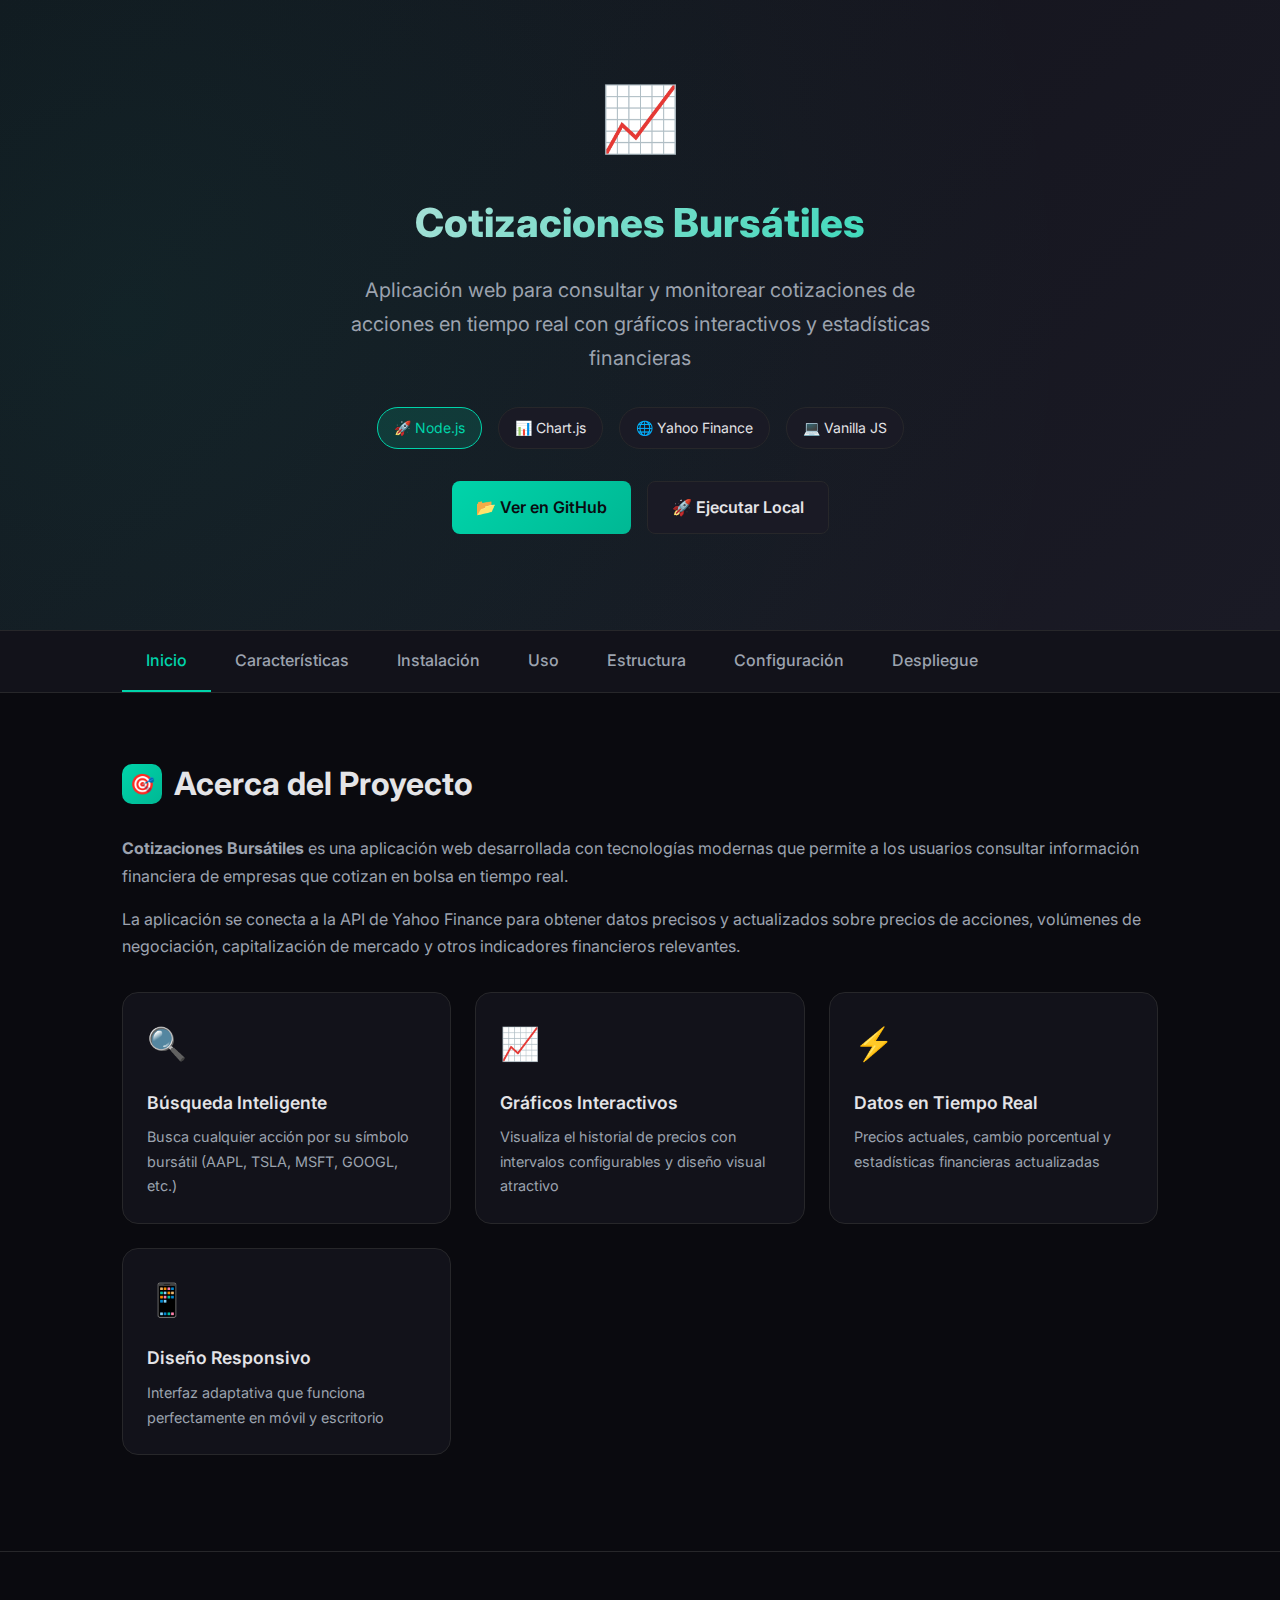
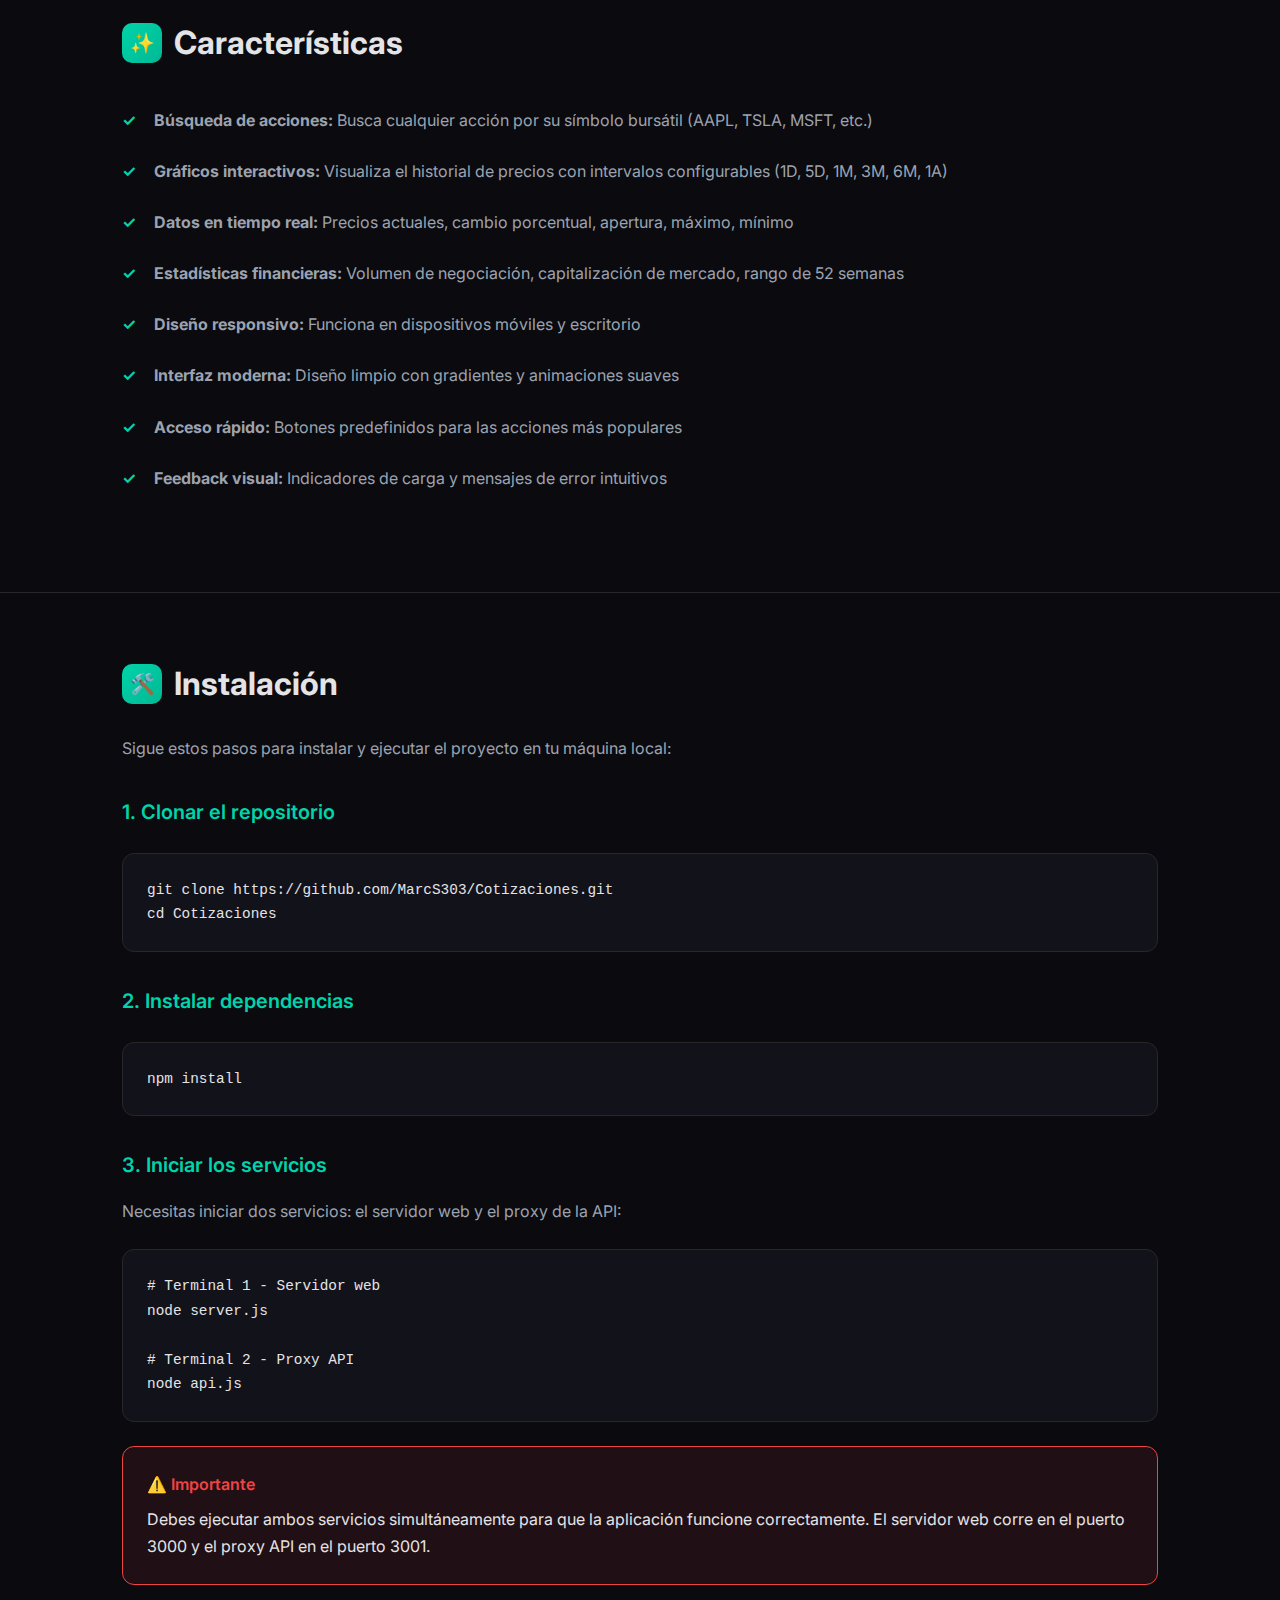
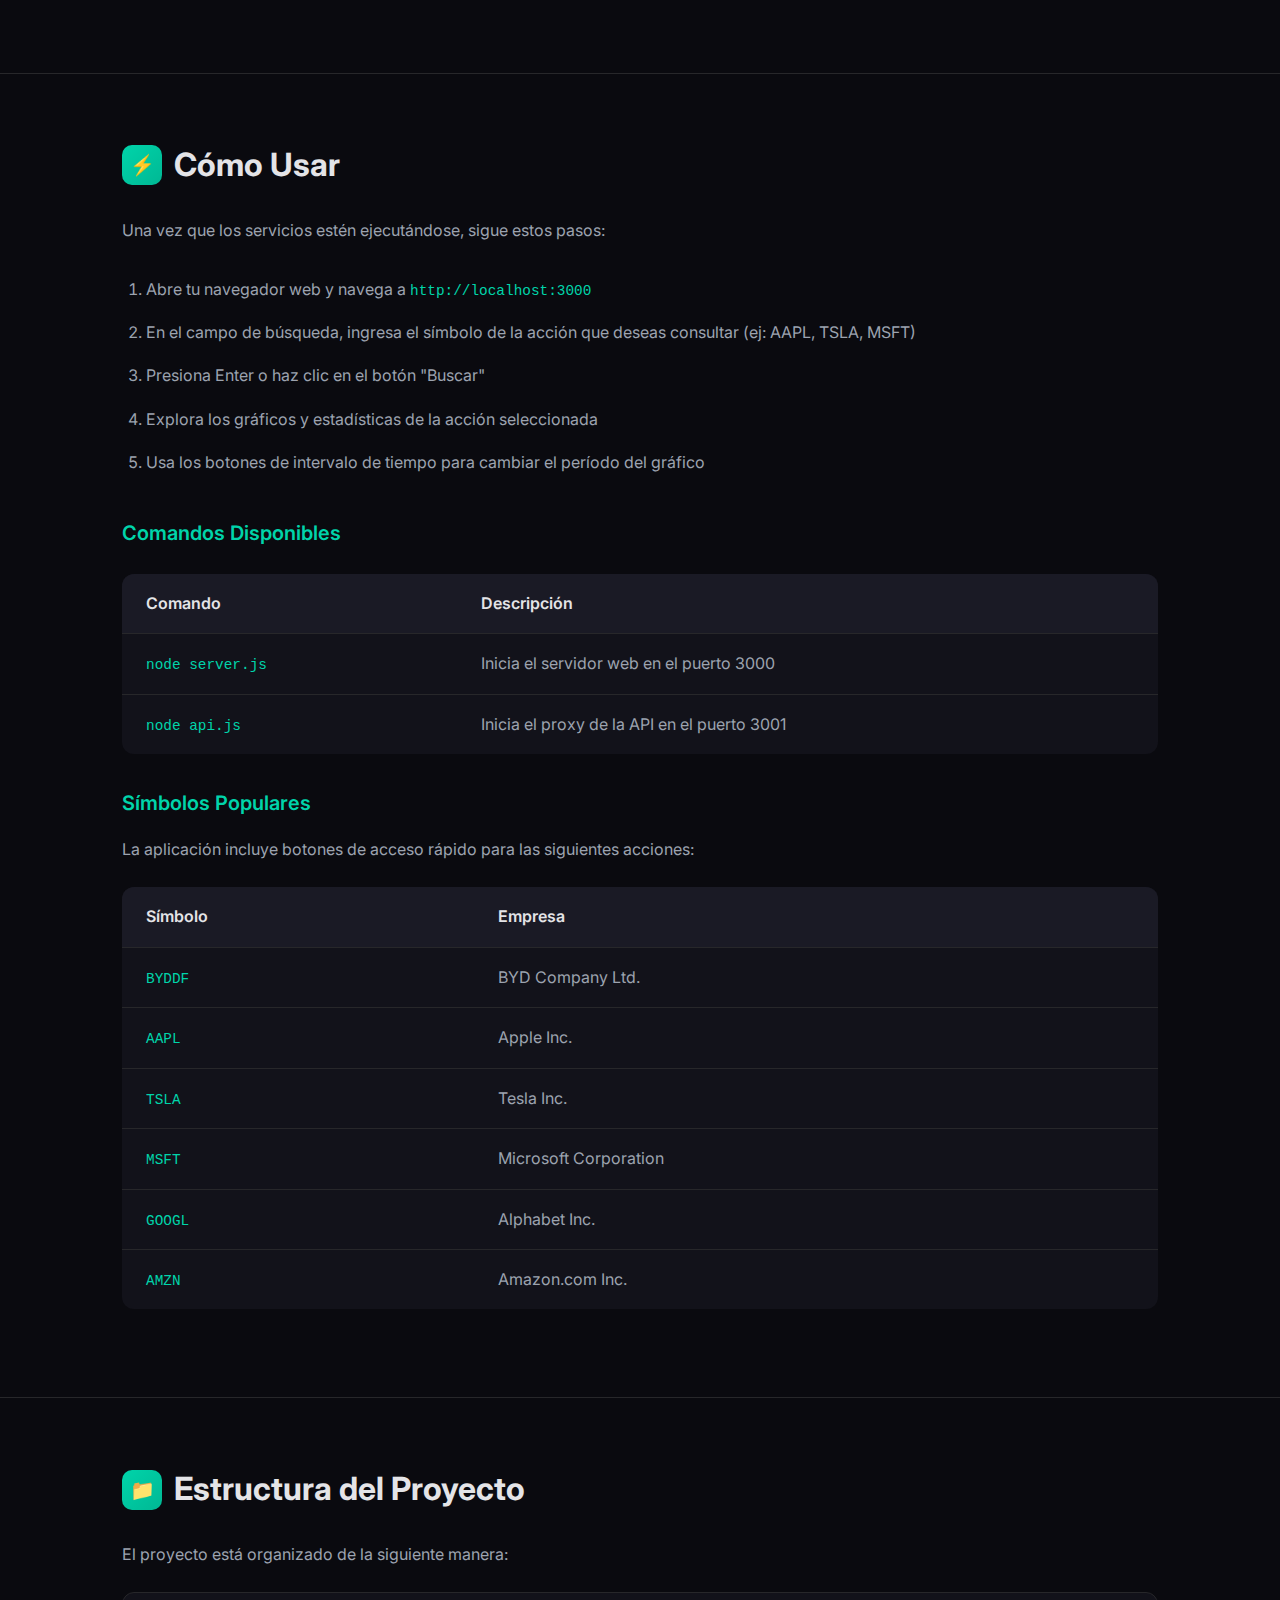
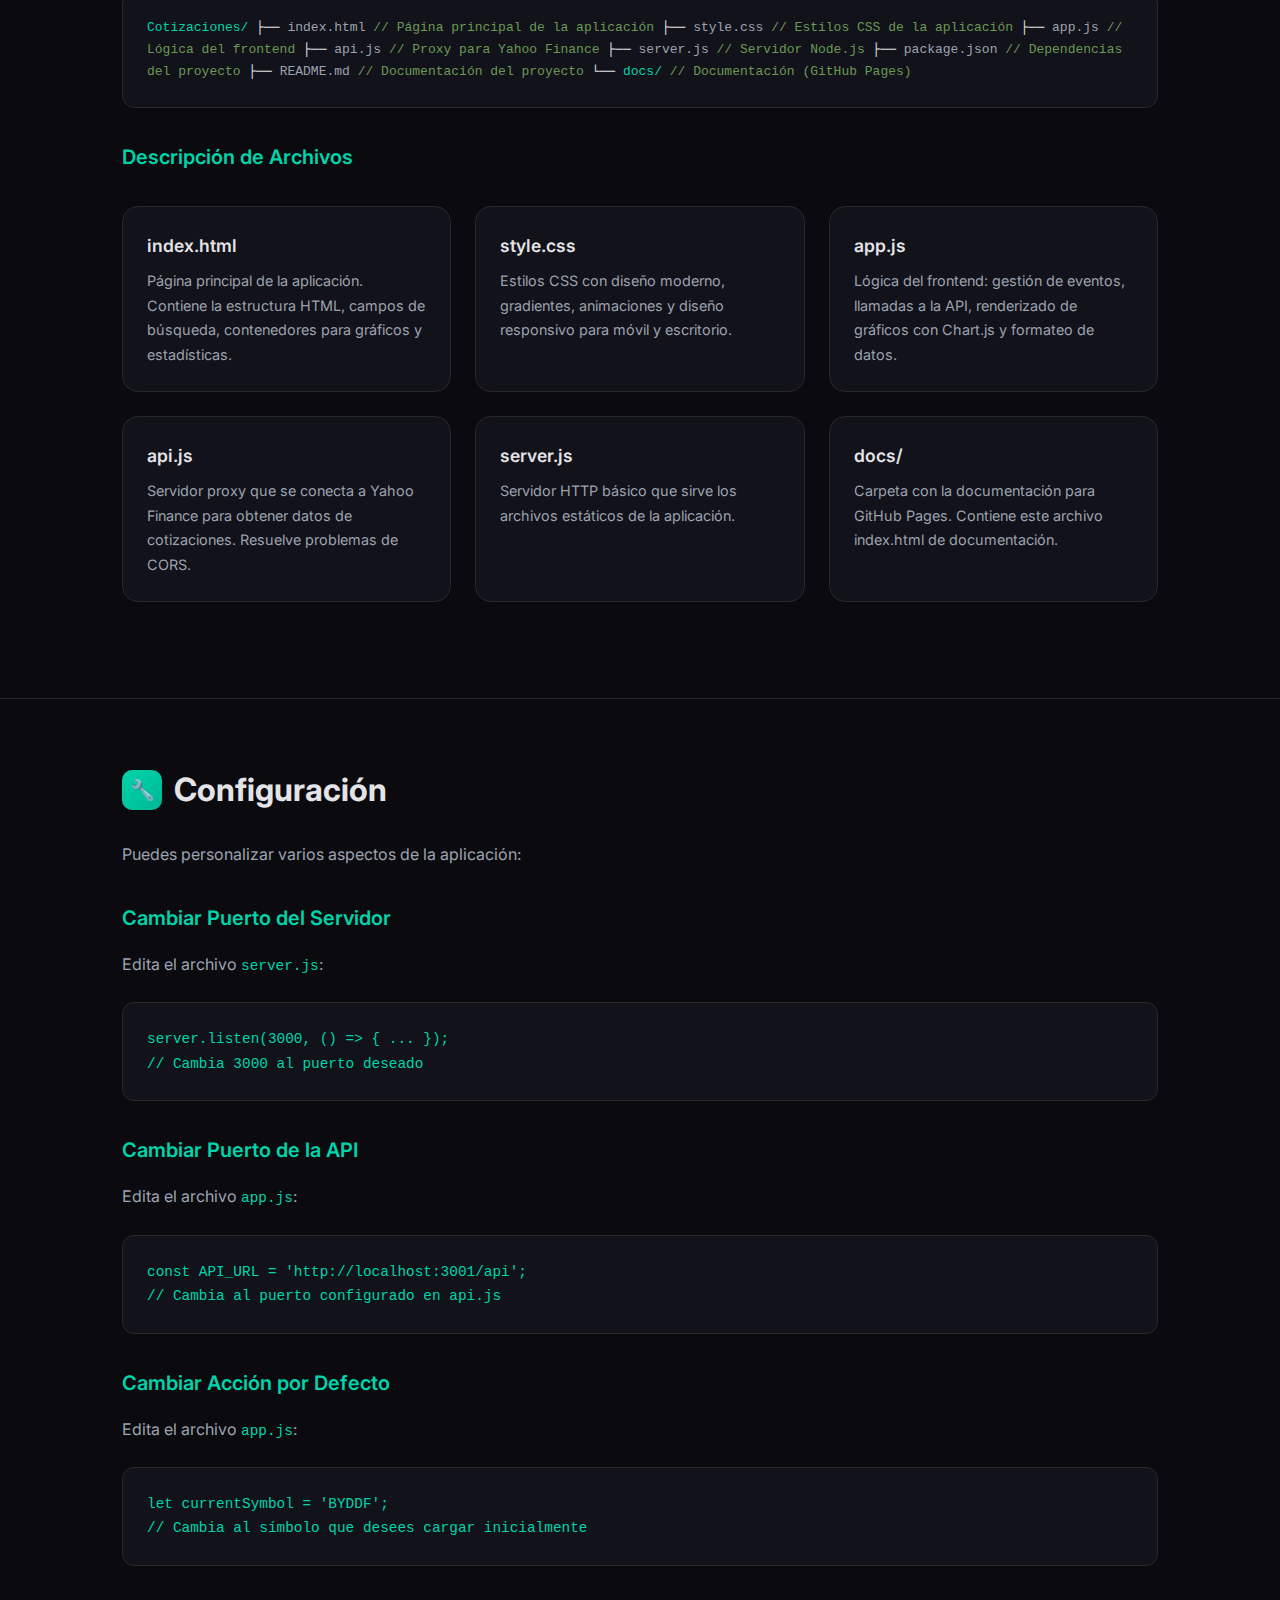
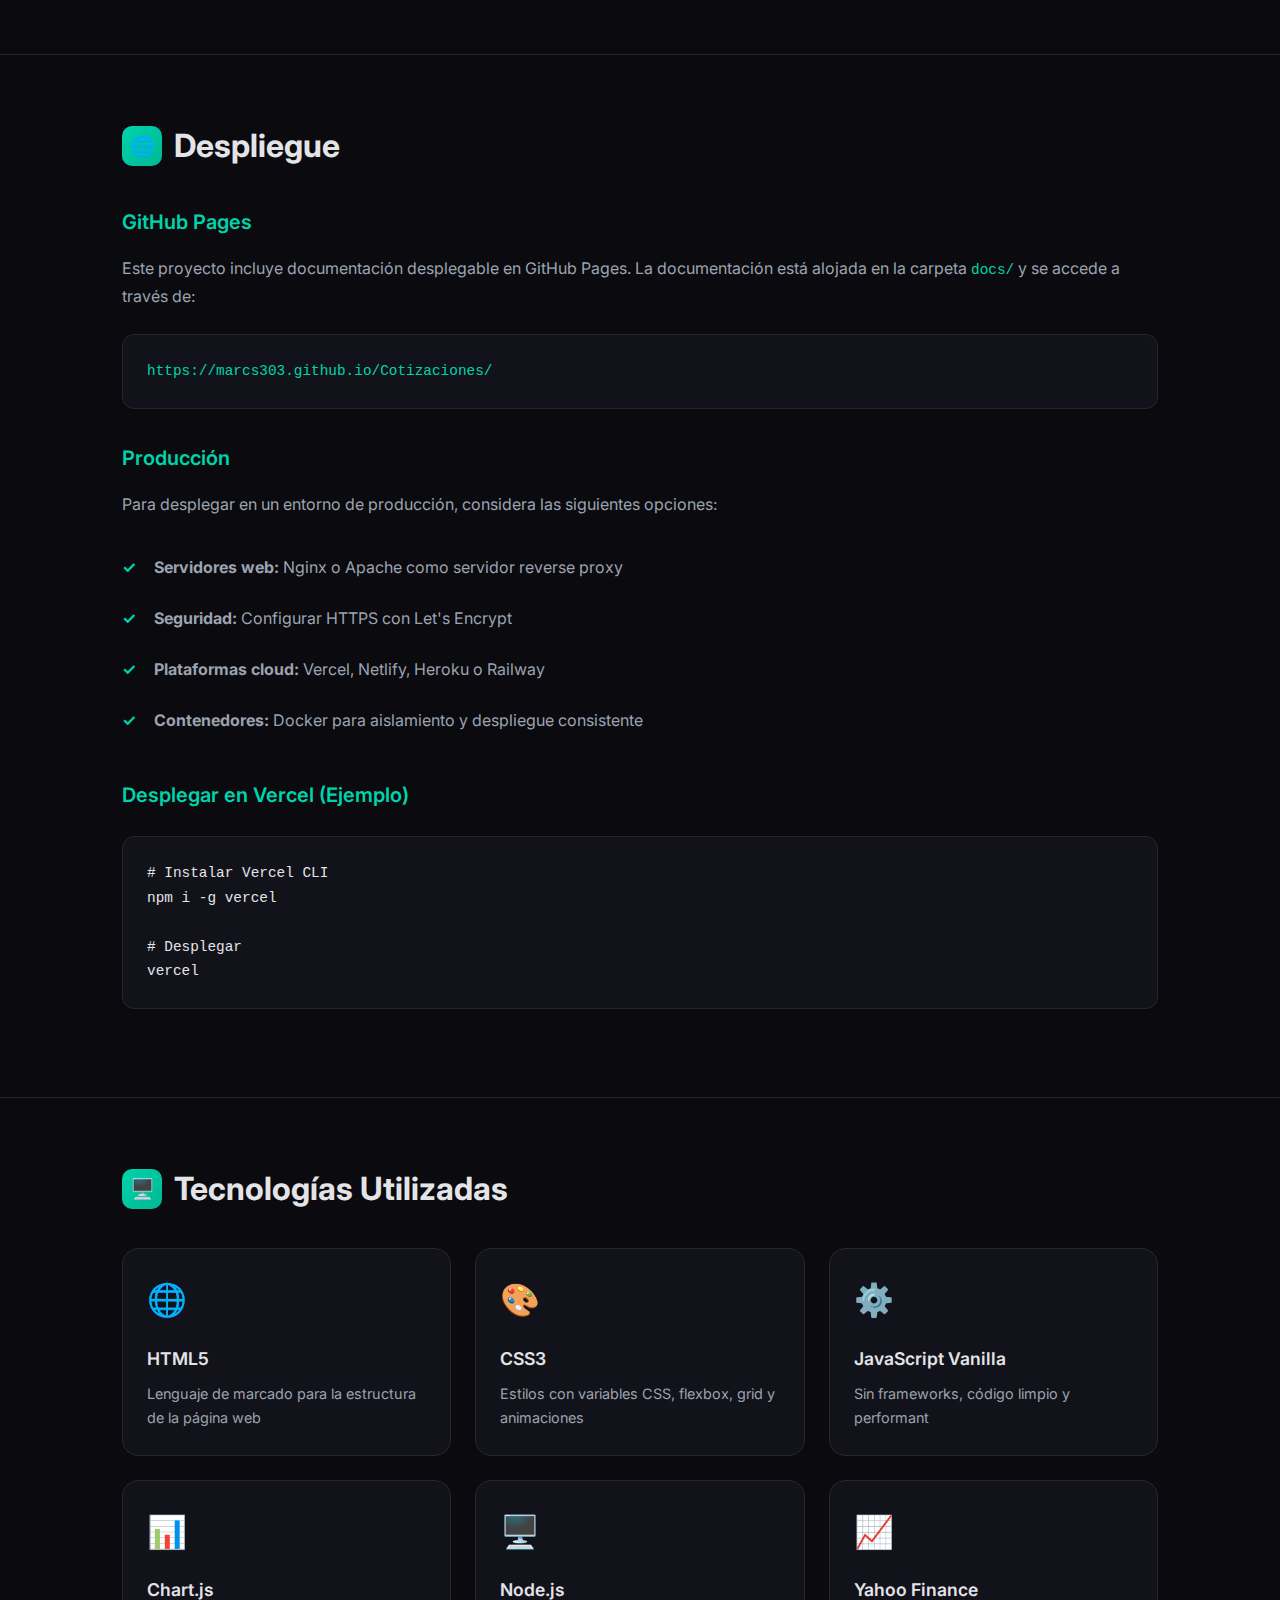
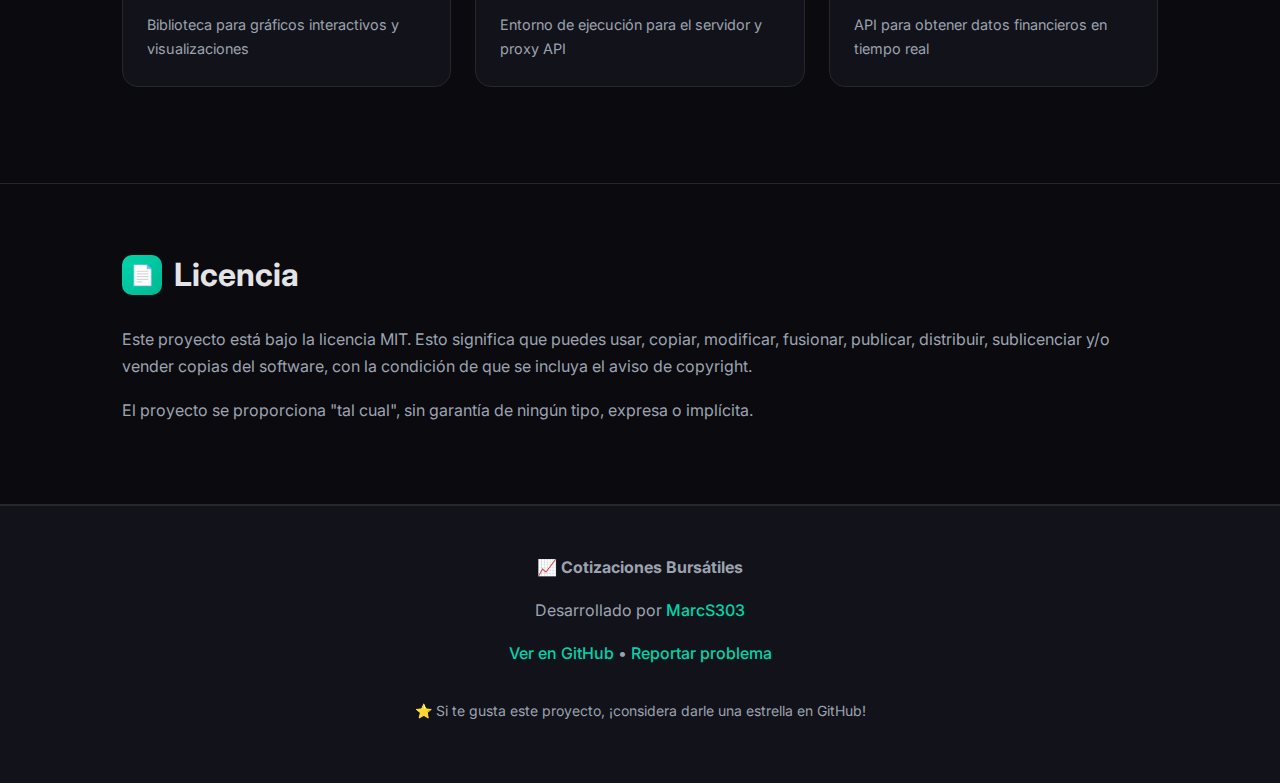
<file: docs/index.html>
<!DOCTYPE html>
<html lang="es">
<head>
    <meta charset="UTF-8">
    <meta name="viewport" content="width=device-width, initial-scale=1.0">
    <title>Cotizaciones Bursátiles - Documentación</title>
    <link href="https://fonts.googleapis.com/css2?family=Inter:wght@300;400;500;600;700;800&display=swap" rel="stylesheet">
    <style>
        :root {
            --primary: #00d4aa;
            --primary-dark: #00b894;
            --secondary: #6c5ce7;
            --dark: #0a0a0f;
            --dark-secondary: #12121a;
            --dark-tertiary: #1a1a25;
            --text: #e4e4e7;
            --text-muted: #9ca3af;
            --border: #27272a;
            --success: #10b981;
            --error: #ef4444;
        }

        * {
            margin: 0;
            padding: 0;
            box-sizing: border-box;
        }

        body {
            font-family: 'Inter', sans-serif;
            background: var(--dark);
            color: var(--text);
            line-height: 1.7;
        }

        .container {
            max-width: 1100px;
            margin: 0 auto;
            padding: 0 2rem;
        }

        /* Header */
        header {
            background: linear-gradient(135deg, var(--dark-secondary) 0%, var(--dark-tertiary) 100%);
            border-bottom: 1px solid var(--border);
            padding: 4rem 0;
            text-align: center;
            position: relative;
            overflow: hidden;
        }

        header::before {
            content: '';
            position: absolute;
            top: -50%;
            left: -50%;
            width: 200%;
            height: 200%;
            background: radial-gradient(circle at 30% 50%, rgba(0, 212, 170, 0.08) 0%, transparent 50%);
            animation: pulse 8s ease-in-out infinite;
        }

        @keyframes pulse {
            0%, 100% { transform: scale(1); }
            50% { transform: scale(1.1); }
        }

        header .container {
            position: relative;
            z-index: 1;
        }

        .logo {
            font-size: 4rem;
            margin-bottom: 1rem;
            display: inline-block;
            animation: float 3s ease-in-out infinite;
        }

        @keyframes float {
            0%, 100% { transform: translateY(0); }
            50% { transform: translateY(-10px); }
        }

        h1 {
            font-size: 2.5rem;
            font-weight: 800;
            background: linear-gradient(135deg, var(--text) 0%, var(--primary) 100%);
            -webkit-background-clip: text;
            -webkit-text-fill-color: transparent;
            background-clip: text;
            margin-bottom: 1rem;
        }

        .subtitle {
            font-size: 1.25rem;
            color: var(--text-muted);
            max-width: 600px;
            margin: 0 auto 2rem;
        }

        .badges {
            display: flex;
            gap: 1rem;
            justify-content: center;
            flex-wrap: wrap;
        }

        .badge {
            background: var(--dark-tertiary);
            border: 1px solid var(--border);
            padding: 0.5rem 1rem;
            border-radius: 50px;
            font-size: 0.875rem;
            display: flex;
            align-items: center;
            gap: 0.5rem;
        }

        .badge-primary {
            background: rgba(0, 212, 170, 0.15);
            border-color: var(--primary);
            color: var(--primary);
        }

        /* Navigation */
        nav {
            background: var(--dark-secondary);
            border-bottom: 1px solid var(--border);
            position: sticky;
            top: 0;
            z-index: 100;
            backdrop-filter: blur(10px);
        }

        nav ul {
            display: flex;
            list-style: none;
            gap: 0;
            overflow-x: auto;
        }

        nav a {
            display: block;
            padding: 1rem 1.5rem;
            color: var(--text-muted);
            text-decoration: none;
            font-weight: 500;
            border-bottom: 2px solid transparent;
            transition: all 0.2s;
            white-space: nowrap;
        }

        nav a:hover, nav a.active {
            color: var(--primary);
            border-bottom-color: var(--primary);
        }

        /* Sections */
        section {
            padding: 4rem 0;
            border-bottom: 1px solid var(--border);
        }

        section:last-child {
            border-bottom: none;
        }

        h2 {
            font-size: 2rem;
            font-weight: 700;
            margin-bottom: 1.5rem;
            display: flex;
            align-items: center;
            gap: 0.75rem;
        }

        h2 .icon {
            width: 40px;
            height: 40px;
            background: linear-gradient(135deg, var(--primary), var(--primary-dark));
            border-radius: 10px;
            display: flex;
            align-items: center;
            justify-content: center;
            font-size: 1.25rem;
        }

        h3 {
            font-size: 1.25rem;
            font-weight: 600;
            margin: 2rem 0 1rem;
            color: var(--primary);
        }

        p {
            color: var(--text-muted);
            margin-bottom: 1rem;
        }

        /* Code blocks */
        pre {
            background: var(--dark-secondary);
            border: 1px solid var(--border);
            border-radius: 12px;
            padding: 1.5rem;
            overflow-x: auto;
            margin: 1.5rem 0;
        }

        code {
            font-family: 'JetBrains Mono', 'Fira Code', monospace;
            font-size: 0.9rem;
            color: var(--primary);
        }

        .bash {
            color: var(--text);
        }

        /* Cards */
        .grid {
            display: grid;
            grid-template-columns: repeat(auto-fit, minmax(280px, 1fr));
            gap: 1.5rem;
            margin: 2rem 0;
        }

        .card {
            background: var(--dark-secondary);
            border: 1px solid var(--border);
            border-radius: 16px;
            padding: 1.5rem;
            transition: all 0.3s;
        }

        .card:hover {
            border-color: var(--primary);
            transform: translateY(-4px);
            box-shadow: 0 20px 40px rgba(0, 0, 0, 0.3);
        }

        .card-icon {
            font-size: 2rem;
            margin-bottom: 1rem;
        }

        .card h4 {
            font-size: 1.1rem;
            font-weight: 600;
            margin-bottom: 0.5rem;
        }

        .card p {
            font-size: 0.9rem;
            margin-bottom: 0;
        }

        /* Tables */
        table {
            width: 100%;
            border-collapse: collapse;
            margin: 1.5rem 0;
            background: var(--dark-secondary);
            border-radius: 12px;
            overflow: hidden;
        }

        th, td {
            padding: 1rem 1.5rem;
            text-align: left;
            border-bottom: 1px solid var(--border);
        }

        th {
            background: var(--dark-tertiary);
            font-weight: 600;
            color: var(--text);
        }

        td {
            color: var(--text-muted);
        }

        tr:last-child td {
            border-bottom: none;
        }

        tr:hover td {
            background: var(--dark-tertiary);
        }

        /* Buttons */
        .btn {
            display: inline-flex;
            align-items: center;
            gap: 0.5rem;
            padding: 0.75rem 1.5rem;
            border-radius: 8px;
            font-weight: 600;
            text-decoration: none;
            transition: all 0.2s;
            cursor: pointer;
            border: none;
            font-size: 1rem;
        }

        .btn-primary {
            background: linear-gradient(135deg, var(--primary), var(--primary-dark));
            color: var(--dark);
        }

        .btn-primary:hover {
            transform: translateY(-2px);
            box-shadow: 0 10px 30px rgba(0, 212, 170, 0.3);
        }

        .btn-secondary {
            background: var(--dark-tertiary);
            border: 1px solid var(--border);
            color: var(--text);
        }

        .btn-secondary:hover {
            border-color: var(--primary);
            color: var(--primary);
        }

        .btn-group {
            display: flex;
            gap: 1rem;
            flex-wrap: wrap;
            margin: 2rem 0;
        }

        /* File tree */
        .file-tree {
            background: var(--dark-secondary);
            border: 1px solid var(--border);
            border-radius: 12px;
            padding: 1.5rem;
            font-family: monospace;
            margin: 1.5rem 0;
        }

        .file-tree .folder {
            color: var(--primary);
        }

        .file-tree .file {
            color: var(--text-muted);
        }

        .file-tree .tab {
            margin-left: 1.5rem;
            display: block;
        }

        /* Alert */
        .alert {
            background: rgba(239, 68, 68, 0.1);
            border: 1px solid var(--error);
            border-radius: 12px;
            padding: 1.5rem;
            margin: 1.5rem 0;
        }

        .alert-title {
            color: var(--error);
            font-weight: 600;
            margin-bottom: 0.5rem;
            display: flex;
            align-items: center;
            gap: 0.5rem;
        }

        .alert p {
            color: var(--text);
            margin: 0;
        }

        /* Features list */
        .features {
            list-style: none;
            margin: 1.5rem 0;
        }

        .features li {
            padding: 0.75rem 0;
            padding-left: 2rem;
            position: relative;
            color: var(--text-muted);
        }

        .features li::before {
            content: '✓';
            position: absolute;
            left: 0;
            color: var(--primary);
            font-weight: bold;
        }

        /* Footer */
        footer {
            background: var(--dark-secondary);
            border-top: 1px solid var(--border);
            padding: 3rem 0;
            text-align: center;
        }

        footer p {
            margin-bottom: 1rem;
        }

        .github-link {
            color: var(--primary);
            text-decoration: none;
            font-weight: 500;
        }

        .github-link:hover {
            text-decoration: underline;
        }

        /* Responsive */
        @media (max-width: 768px) {
            h1 {
                font-size: 1.75rem;
            }

            .subtitle {
                font-size: 1rem;
            }

            header {
                padding: 3rem 0;
            }

            section {
                padding: 2rem 0;
            }

            .grid {
                grid-template-columns: 1fr;
            }

            nav ul {
                justify-content: flex-start;
            }
        }
    </style>
</head>
<body>
    <header>
        <div class="container">
            <div class="logo">📈</div>
            <h1>Cotizaciones Bursátiles</h1>
            <p class="subtitle">Aplicación web para consultar y monitorear cotizaciones de acciones en tiempo real con gráficos interactivos y estadísticas financieras</p>
            <div class="badges">
                <span class="badge badge-primary">🚀 Node.js</span>
                <span class="badge">📊 Chart.js</span>
                <span class="badge">🌐 Yahoo Finance</span>
                <span class="badge">💻 Vanilla JS</span>
            </div>
            <div class="btn-group" style="justify-content: center; margin-top: 2rem;">
                <a href="https://github.com/MarcS303/Cotizaciones" class="btn btn-primary" target="_blank">
                    📂 Ver en GitHub
                </a>
                <a href="https://github.com/MarcS303/Cotizaciones#instalacion" class="btn btn-secondary">
                    🚀 Ejecutar Local
                </a>
            </div>
        </div>
    </header>

    <nav>
        <div class="container">
            <ul>
                <li><a href="#inicio" class="active">Inicio</a></li>
                <li><a href="#caracteristicas">Características</a></li>
                <li><a href="#instalacion">Instalación</a></li>
                <li><a href="#uso">Uso</a></li>
                <li><a href="#estructura">Estructura</a></li>
                <li><a href="#configuracion">Configuración</a></li>
                <li><a href="#despliegue">Despliegue</a></li>
            </ul>
        </div>
    </nav>

    <section id="inicio">
        <div class="container">
            <h2><span class="icon">🎯</span> Acerca del Proyecto</h2>
            <p><strong>Cotizaciones Bursátiles</strong> es una aplicación web desarrollada con tecnologías modernas que permite a los usuarios consultar información financiera de empresas que cotizan en bolsa en tiempo real.</p>
            <p>La aplicación se conecta a la API de Yahoo Finance para obtener datos precisos y actualizados sobre precios de acciones, volúmenes de negociación, capitalización de mercado y otros indicadores financieros relevantes.</p>
            
            <div class="grid">
                <div class="card">
                    <div class="card-icon">🔍</div>
                    <h4>Búsqueda Inteligente</h4>
                    <p>Busca cualquier acción por su símbolo bursátil (AAPL, TSLA, MSFT, GOOGL, etc.)</p>
                </div>
                <div class="card">
                    <div class="card-icon">📈</div>
                    <h4>Gráficos Interactivos</h4>
                    <p>Visualiza el historial de precios con intervalos configurables y diseño visual atractivo</p>
                </div>
                <div class="card">
                    <div class="card-icon">⚡</div>
                    <h4>Datos en Tiempo Real</h4>
                    <p>Precios actuales, cambio porcentual y estadísticas financieras actualizadas</p>
                </div>
                <div class="card">
                    <div class="card-icon">📱</div>
                    <h4>Diseño Responsivo</h4>
                    <p>Interfaz adaptativa que funciona perfectamente en móvil y escritorio</p>
                </div>
            </div>
        </div>
    </section>

    <section id="caracteristicas">
        <div class="container">
            <h2><span class="icon">✨</span> Características</h2>
            <ul class="features">
                <li><strong>Búsqueda de acciones:</strong> Busca cualquier acción por su símbolo bursátil (AAPL, TSLA, MSFT, etc.)</li>
                <li><strong>Gráficos interactivos:</strong> Visualiza el historial de precios con intervalos configurables (1D, 5D, 1M, 3M, 6M, 1A)</li>
                <li><strong>Datos en tiempo real:</strong> Precios actuales, cambio porcentual, apertura, máximo, mínimo</li>
                <li><strong>Estadísticas financieras:</strong> Volumen de negociación, capitalización de mercado, rango de 52 semanas</li>
                <li><strong>Diseño responsivo:</strong> Funciona en dispositivos móviles y escritorio</li>
                <li><strong>Interfaz moderna:</strong> Diseño limpio con gradientes y animaciones suaves</li>
                <li><strong>Acceso rápido:</strong> Botones predefinidos para las acciones más populares</li>
                <li><strong>Feedback visual:</strong> Indicadores de carga y mensajes de error intuitivos</li>
            </ul>
        </div>
    </section>

    <section id="instalacion">
        <div class="container">
            <h2><span class="icon">🛠️</span> Instalación</h2>
            <p>Sigue estos pasos para instalar y ejecutar el proyecto en tu máquina local:</p>
            
            <h3>1. Clonar el repositorio</h3>
            <pre><code class="bash">git clone https://github.com/MarcS303/Cotizaciones.git
cd Cotizaciones</code></pre>

            <h3>2. Instalar dependencias</h3>
            <pre><code class="bash">npm install</code></pre>

            <h3>3. Iniciar los servicios</h3>
            <p>Necesitas iniciar dos servicios: el servidor web y el proxy de la API:</p>
            <pre><code class="bash"># Terminal 1 - Servidor web
node server.js

# Terminal 2 - Proxy API
node api.js</code></pre>

            <div class="alert">
                <div class="alert-title">⚠️ Importante</div>
                <p>Debes ejecutar ambos servicios simultáneamente para que la aplicación funcione correctamente. El servidor web corre en el puerto 3000 y el proxy API en el puerto 3001.</p>
            </div>
        </div>
    </section>

    <section id="uso">
        <div class="container">
            <h2><span class="icon">⚡</span> Cómo Usar</h2>
            <p>Una vez que los servicios estén ejecutándose, sigue estos pasos:</p>
            
            <ol style="margin: 1.5rem 0; padding-left: 1.5rem; color: var(--text-muted);">
                <li style="padding: 0.5rem 0;">Abre tu navegador web y navega a <code>http://localhost:3000</code></li>
                <li style="padding: 0.5rem 0;">En el campo de búsqueda, ingresa el símbolo de la acción que deseas consultar (ej: AAPL, TSLA, MSFT)</li>
                <li style="padding: 0.5rem 0;">Presiona Enter o haz clic en el botón "Buscar"</li>
                <li style="padding: 0.5rem 0;">Explora los gráficos y estadísticas de la acción seleccionada</li>
                <li style="padding: 0.5rem 0;">Usa los botones de intervalo de tiempo para cambiar el período del gráfico</li>
            </ol>

            <h3>Comandos Disponibles</h3>
            <table>
                <thead>
                    <tr>
                        <th>Comando</th>
                        <th>Descripción</th>
                    </tr>
                </thead>
                <tbody>
                    <tr>
                        <td><code>node server.js</code></td>
                        <td>Inicia el servidor web en el puerto 3000</td>
                    </tr>
                    <tr>
                        <td><code>node api.js</code></td>
                        <td>Inicia el proxy de la API en el puerto 3001</td>
                    </tr>
                </tbody>
            </table>

            <h3>Símbolos Populares</h3>
            <p>La aplicación incluye botones de acceso rápido para las siguientes acciones:</p>
            <table>
                <thead>
                    <tr>
                        <th>Símbolo</th>
                        <th>Empresa</th>
                    </tr>
                </thead>
                <tbody>
                    <tr>
                        <td><code>BYDDF</code></td>
                        <td>BYD Company Ltd.</td>
                    </tr>
                    <tr>
                        <td><code>AAPL</code></td>
                        <td>Apple Inc.</td>
                    </tr>
                    <tr>
                        <td><code>TSLA</code></td>
                        <td>Tesla Inc.</td>
                    </tr>
                    <tr>
                        <td><code>MSFT</code></td>
                        <td>Microsoft Corporation</td>
                    </tr>
                    <tr>
                        <td><code>GOOGL</code></td>
                        <td>Alphabet Inc.</td>
                    </tr>
                    <tr>
                        <td><code>AMZN</code></td>
                        <td>Amazon.com Inc.</td>
                    </tr>
                </tbody>
            </table>
        </div>
    </section>

    <section id="estructura">
        <div class="container">
            <h2><span class="icon">📁</span> Estructura del Proyecto</h2>
            <p>El proyecto está organizado de la siguiente manera:</p>
            
            <div class="file-tree">
<span class="folder">Cotizaciones/</span>
├── <span class="file">index.html</span>          <span style="color: #6a9955;">// Página principal de la aplicación</span>
├── <span class="file">style.css</span>           <span style="color: #6a9955;">// Estilos CSS de la aplicación</span>
├── <span class="file">app.js</span>              <span style="color: #6a9955;">// Lógica del frontend</span>
├── <span class="file">api.js</span>              <span style="color: #6a9955;">// Proxy para Yahoo Finance</span>
├── <span class="file">server.js</span>           <span style="color: #6a9955;">// Servidor Node.js</span>
├── <span class="file">package.json</span>         <span style="color: #6a9955;">// Dependencias del proyecto</span>
├── <span class="file">README.md</span>            <span style="color: #6a9955;">// Documentación del proyecto</span>
└── <span class="folder">docs/</span>               <span style="color: #6a9955;">// Documentación (GitHub Pages)</span>
            </div>

            <h3>Descripción de Archivos</h3>
            <div class="grid">
                <div class="card">
                    <h4>index.html</h4>
                    <p>Página principal de la aplicación. Contiene la estructura HTML, campos de búsqueda, contenedores para gráficos y estadísticas.</p>
                </div>
                <div class="card">
                    <h4>style.css</h4>
                    <p>Estilos CSS con diseño moderno, gradientes, animaciones y diseño responsivo para móvil y escritorio.</p>
                </div>
                <div class="card">
                    <h4>app.js</h4>
                    <p>Lógica del frontend: gestión de eventos, llamadas a la API, renderizado de gráficos con Chart.js y formateo de datos.</p>
                </div>
                <div class="card">
                    <h4>api.js</h4>
                    <p>Servidor proxy que se conecta a Yahoo Finance para obtener datos de cotizaciones. Resuelve problemas de CORS.</p>
                </div>
                <div class="card">
                    <h4>server.js</h4>
                    <p>Servidor HTTP básico que sirve los archivos estáticos de la aplicación.</p>
                </div>
                <div class="card">
                    <h4>docs/</h4>
                    <p>Carpeta con la documentación para GitHub Pages. Contiene este archivo index.html de documentación.</p>
                </div>
            </div>
        </div>
    </section>

    <section id="configuracion">
        <div class="container">
            <h2><span class="icon">🔧</span> Configuración</h2>
            <p>Puedes personalizar varios aspectos de la aplicación:</p>

            <h3>Cambiar Puerto del Servidor</h3>
            <p>Edita el archivo <code>server.js</code>:</p>
            <pre><code>server.listen(3000, () => { ... });
// Cambia 3000 al puerto deseado</code></pre>

            <h3>Cambiar Puerto de la API</h3>
            <p>Edita el archivo <code>app.js</code>:</p>
            <pre><code>const API_URL = 'http://localhost:3001/api';
// Cambia al puerto configurado en api.js</code></pre>

            <h3>Cambiar Acción por Defecto</h3>
            <p>Edita el archivo <code>app.js</code>:</p>
            <pre><code>let currentSymbol = 'BYDDF';
// Cambia al símbolo que desees cargar inicialmente</code></pre>
        </div>
    </section>

    <section id="despliegue">
        <div class="container">
            <h2><span class="icon">🌐</span> Despliegue</h2>
            
            <h3>GitHub Pages</h3>
            <p>Este proyecto incluye documentación desplegable en GitHub Pages. La documentación está alojada en la carpeta <code>docs/</code> y se accede a través de:</p>
            <pre><code>https://marcs303.github.io/Cotizaciones/</code></pre>

            <h3>Producción</h3>
            <p>Para desplegar en un entorno de producción, considera las siguientes opciones:</p>
            <ul class="features">
                <li><strong>Servidores web:</strong> Nginx o Apache como servidor reverse proxy</li>
                <li><strong>Seguridad:</strong> Configurar HTTPS con Let's Encrypt</li>
                <li><strong>Plataformas cloud:</strong> Vercel, Netlify, Heroku o Railway</li>
                <li><strong>Contenedores:</strong> Docker para aislamiento y despliegue consistente</li>
            </ul>

            <h3>Desplegar en Vercel (Ejemplo)</h3>
            <pre><code class="bash"># Instalar Vercel CLI
npm i -g vercel

# Desplegar
vercel</code></pre>
        </div>
    </section>

    <section id="tecnologias">
        <div class="container">
            <h2><span class="icon">🖥️</span> Tecnologías Utilizadas</h2>
            <div class="grid">
                <div class="card">
                    <div class="card-icon">🌐</div>
                    <h4>HTML5</h4>
                    <p>Lenguaje de marcado para la estructura de la página web</p>
                </div>
                <div class="card">
                    <div class="card-icon">🎨</div>
                    <h4>CSS3</h4>
                    <p>Estilos con variables CSS, flexbox, grid y animaciones</p>
                </div>
                <div class="card">
                    <div class="card-icon">⚙️</div>
                    <h4>JavaScript Vanilla</h4>
                    <p>Sin frameworks, código limpio y performant</p>
                </div>
                <div class="card">
                    <div class="card-icon">📊</div>
                    <h4>Chart.js</h4>
                    <p>Biblioteca para gráficos interactivos y visualizaciones</p>
                </div>
                <div class="card">
                    <div class="card-icon">🖥️</div>
                    <h4>Node.js</h4>
                    <p>Entorno de ejecución para el servidor y proxy API</p>
                </div>
                <div class="card">
                    <div class="card-icon">📈</div>
                    <h4>Yahoo Finance</h4>
                    <p>API para obtener datos financieros en tiempo real</p>
                </div>
            </div>
        </div>
    </section>

    <section id="licencia">
        <div class="container">
            <h2><span class="icon">📄</span> Licencia</h2>
            <p>Este proyecto está bajo la licencia MIT. Esto significa que puedes usar, copiar, modificar, fusionar, publicar, distribuir, sublicenciar y/o vender copias del software, con la condición de que se incluya el aviso de copyright.</p>
            <p>El proyecto se proporciona "tal cual", sin garantía de ningún tipo, expresa o implícita.</p>
        </div>
    </section>

    <footer>
        <div class="container">
            <p>📈 <strong>Cotizaciones Bursátiles</strong></p>
            <p>Desarrollado por <a href="https://github.com/MarcS303" class="github-link">MarcS303</a></p>
            <p>
                <a href="https://github.com/MarcS303/Cotizaciones" class="github-link">Ver en GitHub</a> • 
                <a href="https://github.com/MarcS303/Cotizaciones/issues" class="github-link">Reportar problema</a>
            </p>
            <p style="margin-top: 2rem; font-size: 0.875rem; color: var(--text-muted);">
                ⭐️ Si te gusta este proyecto, ¡considera darle una estrella en GitHub!
            </p>
        </div>
    </footer>

    <script>
        // Smooth scroll for navigation
        document.querySelectorAll('nav a').forEach(link => {
            link.addEventListener('click', function(e) {
                e.preventDefault();
                const targetId = this.getAttribute('href');
                const target = document.querySelector(targetId);
                if (target) {
                    target.scrollIntoView({ behavior: 'smooth' });
                    document.querySelectorAll('nav a').forEach(l => l.classList.remove('active'));
                    this.classList.add('active');
                }
            });
        });

        // Update active nav on scroll
        window.addEventListener('scroll', () => {
            const sections = document.querySelectorAll('section');
            const navLinks = document.querySelectorAll('nav a');
            
            let current = '';
            sections.forEach(section => {
                const sectionTop = section.offsetTop;
                if (scrollY >= sectionTop - 100) {
                    current = section.getAttribute('id');
                }
            });

            navLinks.forEach(link => {
                link.classList.remove('active');
                if (link.getAttribute('href') === '#' + current) {
                    link.classList.add('active');
                }
            });
        });
    </script>
</body>
</html>
</file>
